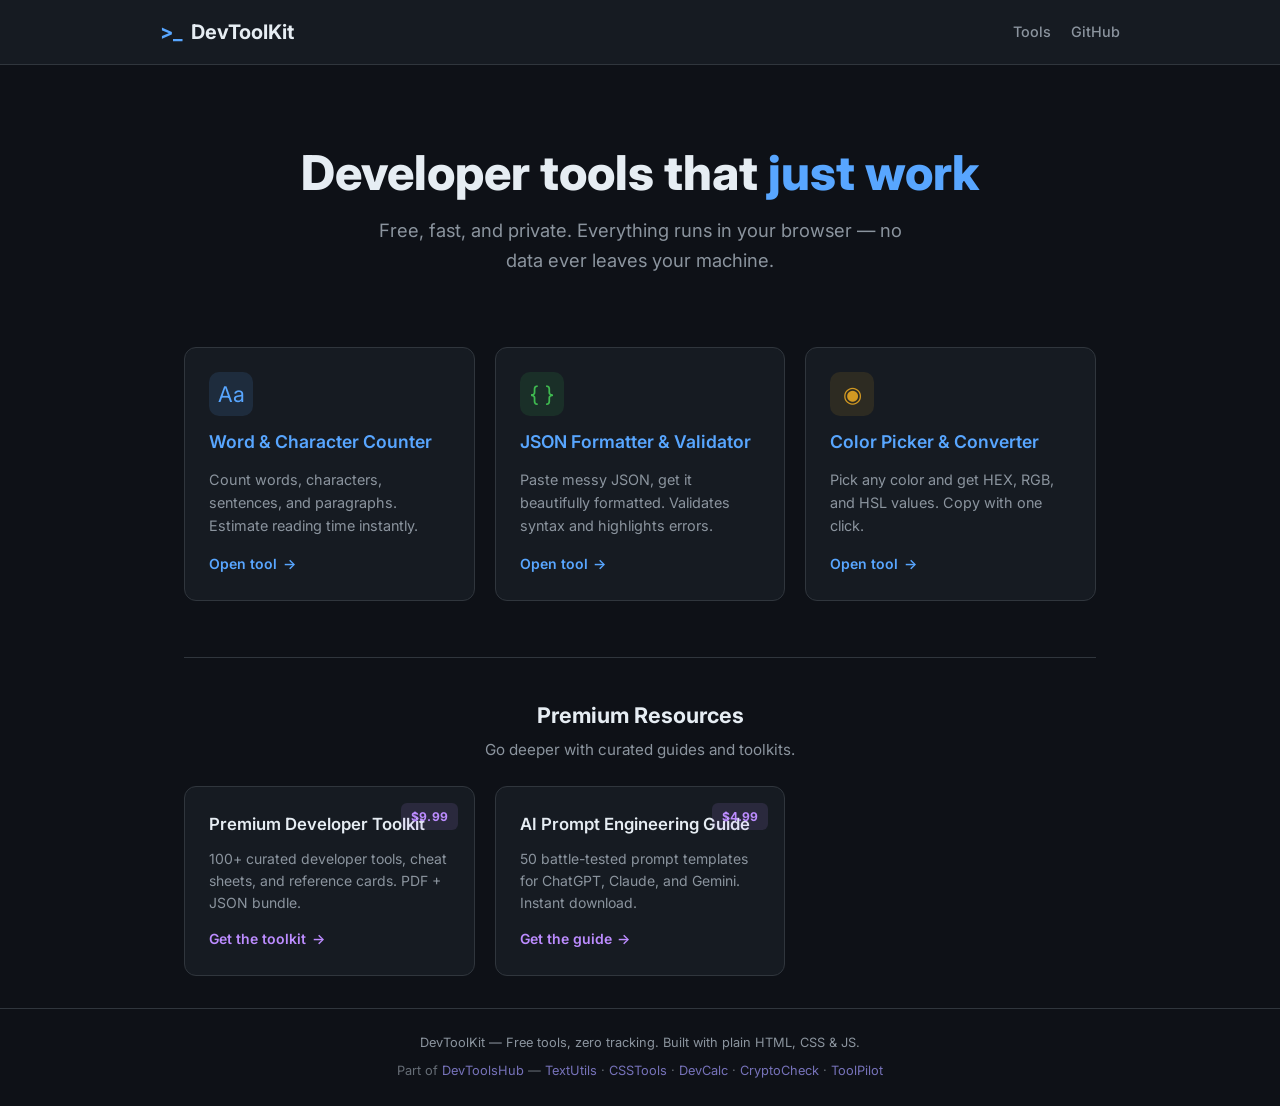
<file: index.html>
<!DOCTYPE html>
<html lang="en">
<head>
  <meta charset="UTF-8">
  <meta name="viewport" content="width=device-width, initial-scale=1.0">
  <title>DevToolKit — Free Online Developer Tools</title>
  <meta property="og:url" content="https://lordbasilaiassistant-sudo.github.io/freetools-online/">
  <meta property="og:image" content="https://lordbasilaiassistant-sudo.github.io/freetools-online/og.png">
  <meta property="og:image:width" content="1200">
  <meta property="og:image:height" content="630">
  <meta property="og:image:alt" content="DevToolKit — Developer tools that just work. Everything runs in your browser.">
  <meta name="twitter:card" content="summary_large_image">
  <link rel="icon" type="image/svg+xml" href="favicon.svg">
  <meta name="description" content="Free, fast, privacy-friendly online tools for developers. Word counter, JSON formatter, color picker, and more. No signup required.">
  <meta name="keywords" content="free online tools, word counter, JSON formatter, color picker, developer tools, text tools">
  <meta property="og:title" content="DevToolKit — Free Online Developer Tools">
  <meta property="og:description" content="Free, fast, privacy-friendly online tools. No signup, no tracking, just tools that work.">
  <meta property="og:type" content="website">
  <link rel="canonical" href="https://lordbasilaiassistant-sudo.github.io/freetools-online/">
  <link rel="preconnect" href="https://fonts.googleapis.com">
  <link rel="preconnect" href="https://fonts.gstatic.com" crossorigin>
  <link href="https://fonts.googleapis.com/css2?family=Inter:wght@400;500;600;700;800&family=JetBrains+Mono:wght@400;600;700&display=swap" rel="stylesheet">
  <link rel="stylesheet" href="style.css">
<!-- b2b-seo -->
<script type="application/ld+json">{"@context":"https://schema.org","@type":"SoftwareApplication","name":"DevToolKit","description":"Free, fast, privacy-friendly online tools for developers. Word counter, JSON formatter, color picker, and more. No signup required.","url":"https://lordbasilaiassistant-sudo.github.io/freetools-online/","applicationCategory":"WebApplication","operatingSystem":"Any (web browser)","isAccessibleForFree":true,"offers":{"@type":"Offer","price":0,"priceCurrency":"USD"},"codeRepository":"https://github.com/lordbasilaiassistant-sudo/freetools-online","author":{"@type":"Organization","name":"Broke to Built","url":"https://broke2builtai.com"}}</script>
<!-- /b2b-seo -->
</head>
<body>
  <header class="site-header">
    <div class="inner">
      <a href="./" class="logo"><span>&gt;_</span> DevToolKit</a>
      <nav class="header-nav">
        <a href="#tools">Tools</a>
        <a href="https://github.com/lordbasilaiassistant-sudo/freetools-online" target="_blank">GitHub</a>
      </nav>
    </div>
  </header>
  <main>
    <section class="hero">
      <h1>Developer tools that <span class="highlight">just work</span></h1>
      <p>Free, fast, and private. Everything runs in your browser — no data ever leaves your machine.</p>
    </section>
    <section id="tools">
      <div class="tools-grid">
        <a href="tools/word-counter.html" class="tool-card">
          <div class="icon icon--blue">Aa</div>
          <h3>Word &amp; Character Counter</h3>
          <p>Count words, characters, sentences, and paragraphs. Estimate reading time instantly.</p>
          <span class="cta">Open tool</span>
        </a>
        <a href="tools/json-formatter.html" class="tool-card">
          <div class="icon icon--green">{ }</div>
          <h3>JSON Formatter &amp; Validator</h3>
          <p>Paste messy JSON, get it beautifully formatted. Validates syntax and highlights errors.</p>
          <span class="cta">Open tool</span>
        </a>
        <a href="tools/color-picker.html" class="tool-card">
          <div class="icon icon--orange">◉</div>
          <h3>Color Picker &amp; Converter</h3>
          <p>Pick any color and get HEX, RGB, and HSL values. Copy with one click.</p>
          <span class="cta">Open tool</span>
        </a>
      </div>
    </section>
    <section class="premium-section">
      <div class="premium-inner">
        <h2>Premium Resources</h2>
        <p class="premium-subtitle">Go deeper with curated guides and toolkits.</p>
        <div class="premium-grid">
          <a href="https://buy.stripe.com/00w4gs4dWdth6P3dB98Vi0J" class="premium-card" target="_blank" rel="noopener">
            <div class="premium-badge">$9.99</div>
            <h3>Premium Developer Toolkit</h3>
            <p>100+ curated developer tools, cheat sheets, and reference cards. PDF + JSON bundle.</p>
            <span class="cta">Get the toolkit</span>
          </a>
          <a href="https://buy.stripe.com/8x214g9yg74TehveFd8Vi0K" class="premium-card" target="_blank" rel="noopener">
            <div class="premium-badge">$4.99</div>
            <h3>AI Prompt Engineering Guide</h3>
            <p>50 battle-tested prompt templates for ChatGPT, Claude, and Gemini. Instant download.</p>
            <span class="cta">Get the guide</span>
          </a>
        </div>
      </div>
    </section>
  </main>
  <footer class="site-footer">
    <p>DevToolKit — Free tools, zero tracking. Built with plain HTML, CSS &amp; JS.</p>
    <p style="margin-top:0.5rem;font-size:0.8rem;opacity:0.7;">Part of <a href="https://lordbasilaiassistant-sudo.github.io/devtools-hub/" style="color:#a29bfe;text-decoration:none;">DevToolsHub</a> &mdash; <a href="https://lordbasilaiassistant-sudo.github.io/textutils-tools/" style="color:#a29bfe;text-decoration:none;">TextUtils</a> &middot; <a href="https://lordbasilaiassistant-sudo.github.io/csstools-dev/" style="color:#a29bfe;text-decoration:none;">CSSTools</a> &middot; <a href="https://lordbasilaiassistant-sudo.github.io/devcalc-tools/" style="color:#a29bfe;text-decoration:none;">DevCalc</a> &middot; <a href="https://lordbasilaiassistant-sudo.github.io/cryptocheck-tools/" style="color:#a29bfe;text-decoration:none;">CryptoCheck</a> &middot; <a href="https://lordbasilaiassistant-sudo.github.io/toolpilot-dev/" style="color:#a29bfe;text-decoration:none;">ToolPilot</a></p>
  </footer>
</body>
</html>
</file>
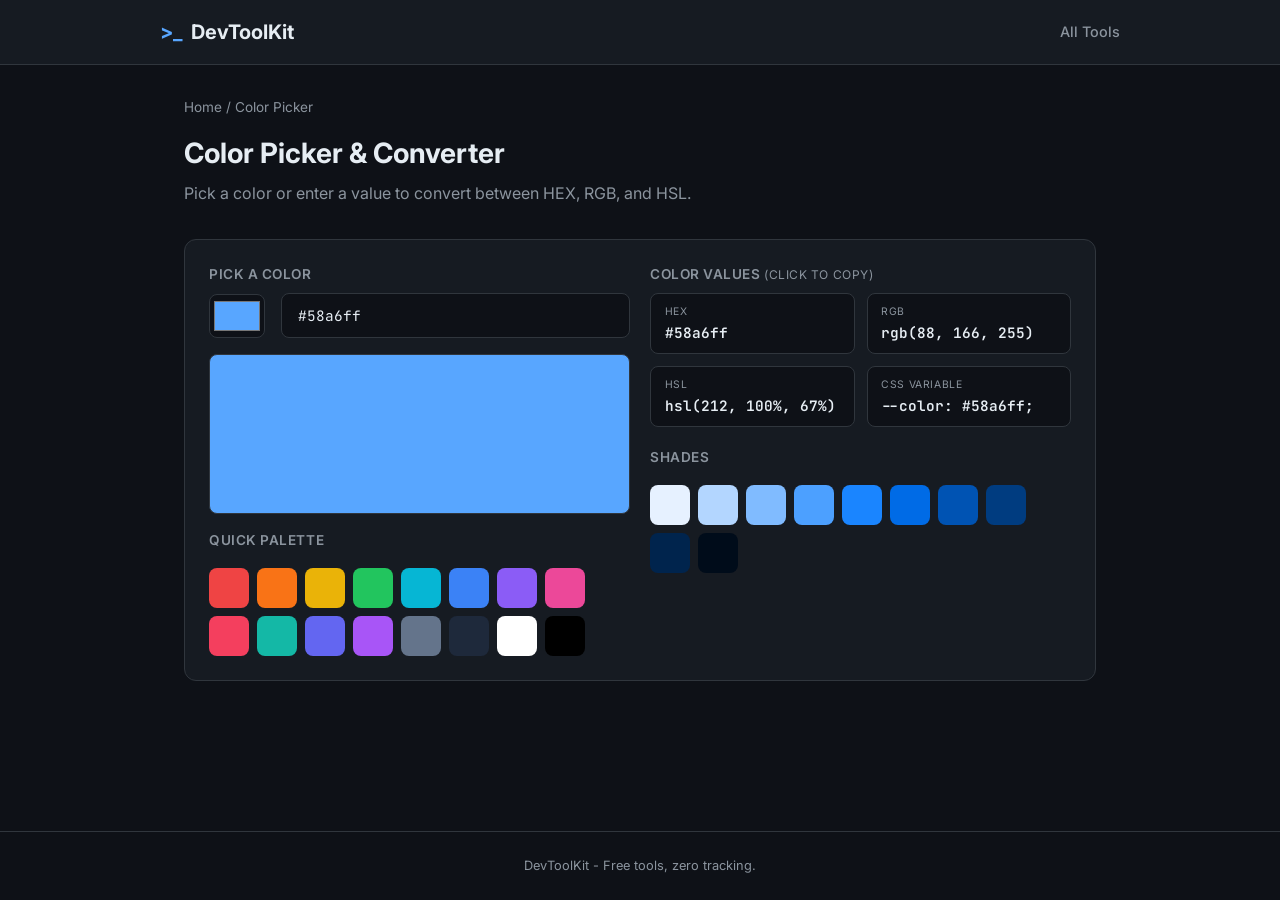
<file: tools/color-picker.html>
<!DOCTYPE html>
<html lang="en">
<head>
  <meta charset="UTF-8">
  <meta name="viewport" content="width=device-width, initial-scale=1.0">
  <title>Color Picker &amp; Converter - DevToolKit</title>
  <meta name="description" content="Free online color picker and converter. Get HEX, RGB, and HSL values for any color. Copy values with one click.">
  <meta name="keywords" content="color picker, hex to rgb, rgb to hsl, color converter, CSS colors, free online tool">
  <link rel="canonical" href="https://lordbasilaiassistant-sudo.github.io/freetools-online/tools/color-picker.html">
  <link rel="preconnect" href="https://fonts.googleapis.com">
  <link rel="preconnect" href="https://fonts.gstatic.com" crossorigin>
  <link href="https://fonts.googleapis.com/css2?family=Inter:wght@400;500;600;700;800&family=JetBrains+Mono:wght@400;600;700&display=swap" rel="stylesheet">
  <link rel="stylesheet" href="../style.css">
</head>
<body>
  <header class="site-header">
    <div class="inner">
      <a href="../" class="logo"><span>&gt;_</span> DevToolKit</a>
      <nav class="header-nav"><a href="../#tools">All Tools</a></nav>
    </div>
  </header>
  <main>
    <div class="tool-page-header">
      <div class="breadcrumb"><a href="../">Home</a> / Color Picker</div>
      <h1>Color Picker &amp; Converter</h1>
      <p>Pick a color or enter a value to convert between HEX, RGB, and HSL.</p>
    </div>
    <div class="tool-container">
      <div class="tool-row">
        <div class="tool-col">
          <label>Pick a Color</label>
          <div class="color-input-row">
            <input type="color" id="colorPicker" value="#58a6ff">
            <input type="text" id="hexInput" value="#58a6ff" placeholder="#58a6ff">
          </div>
          <div class="color-display" id="colorDisplay" style="background:#58a6ff"></div>
          <label style="margin-top:1rem">Quick Palette</label>
          <div class="palette" id="palette"></div>
        </div>
        <div class="tool-col">
          <label>Color Values <span style="font-weight:400;font-size:.75rem;color:var(--text-muted)">(click to copy)</span></label>
          <div class="color-values">
            <div class="color-val" onclick="copyVal('hex')">
              <div class="label">HEX</div>
              <div class="value" id="valHex">#58a6ff</div>
            </div>
            <div class="color-val" onclick="copyVal('rgb')">
              <div class="label">RGB</div>
              <div class="value" id="valRgb">rgb(88, 166, 255)</div>
            </div>
            <div class="color-val" onclick="copyVal('hsl')">
              <div class="label">HSL</div>
              <div class="value" id="valHsl">hsl(212, 100%, 67%)</div>
            </div>
            <div class="color-val" onclick="copyVal('css')">
              <div class="label">CSS Variable</div>
              <div class="value" id="valCss">--color: #58a6ff;</div>
            </div>
          </div>
          <label style="margin-top:1.25rem">Shades</label>
          <div class="palette" id="shades"></div>
        </div>
      </div>
    </div>
  </main>
  <div class="toast" id="toast"></div>
  <footer class="site-footer"><p>DevToolKit - Free tools, zero tracking.</p></footer>
  <script>
    const picker = document.getElementById("colorPicker");
    const hexInput = document.getElementById("hexInput");
    const display = document.getElementById("colorDisplay");
    const paletteColors = [
      "#ef4444","#f97316","#eab308","#22c55e","#06b6d4",
      "#3b82f6","#8b5cf6","#ec4899","#f43f5e","#14b8a6",
      "#6366f1","#a855f7","#64748b","#1e293b","#ffffff","#000000"
    ];
    function initPalette() {
      const el = document.getElementById("palette");
      paletteColors.forEach(c => {
        const s = document.createElement("div");
        s.className = "palette-swatch";
        s.style.background = c;
        s.onclick = () => setColor(c);
        el.appendChild(s);
      });
    }
    function hexToRgb(hex) {
      const r = parseInt(hex.slice(1,3), 16);
      const g = parseInt(hex.slice(3,5), 16);
      const b = parseInt(hex.slice(5,7), 16);
      return {r, g, b};
    }
    function rgbToHsl(r, g, b) {
      r /= 255; g /= 255; b /= 255;
      const max = Math.max(r,g,b), min = Math.min(r,g,b);
      let h, s, l = (max + min) / 2;
      if (max === min) { h = s = 0; }
      else {
        const d = max - min;
        s = l > 0.5 ? d / (2 - max - min) : d / (max + min);
        switch(max) {
          case r: h = ((g - b) / d + (g < b ? 6 : 0)) / 6; break;
          case g: h = ((b - r) / d + 2) / 6; break;
          case b: h = ((r - g) / d + 4) / 6; break;
        }
      }
      return { h: Math.round(h * 360), s: Math.round(s * 100), l: Math.round(l * 100) };
    }
    function generateShades(hex) {
      const {r, g, b} = hexToRgb(hex);
      const {h, s} = rgbToHsl(r, g, b);
      const shadesEl = document.getElementById("shades");
      shadesEl.innerHTML = "";
      for (let l = 95; l >= 5; l -= 10) {
        const sw = document.createElement("div");
        sw.className = "palette-swatch";
        const color = "hsl(" + h + "," + s + "%," + l + "%)";
        sw.style.background = color;
        sw.onclick = () => {
          const canvas = document.createElement("canvas");
          canvas.width = canvas.height = 1;
          const ctx = canvas.getContext("2d");
          ctx.fillStyle = color;
          ctx.fillRect(0,0,1,1);
          const data = ctx.getImageData(0,0,1,1).data;
          const newHex = "#" + [data[0],data[1],data[2]].map(x => x.toString(16).padStart(2,"0")).join("");
          setColor(newHex);
        };
        shadesEl.appendChild(sw);
      }
    }
    function setColor(hex) {
      hex = hex.toLowerCase();
      if (!/^#[0-9a-f]{6}$/.test(hex)) return;
      picker.value = hex;
      hexInput.value = hex;
      display.style.background = hex;
      const {r, g, b} = hexToRgb(hex);
      const {h, s, l} = rgbToHsl(r, g, b);
      document.getElementById("valHex").textContent = hex;
      document.getElementById("valRgb").textContent = "rgb(" + r + ", " + g + ", " + b + ")";
      document.getElementById("valHsl").textContent = "hsl(" + h + ", " + s + "%, " + l + "%)";
      document.getElementById("valCss").textContent = "--color: " + hex + ";";
      generateShades(hex);
    }
    function copyVal(type) {
      const map = {hex:"valHex", rgb:"valRgb", hsl:"valHsl", css:"valCss"};
      const text = document.getElementById(map[type]).textContent;
      navigator.clipboard.writeText(text);
      showToast("Copied: " + text);
    }
    picker.addEventListener("input", e => setColor(e.target.value));
    hexInput.addEventListener("input", e => {
      let v = e.target.value;
      if (v.length === 7 && /^#[0-9a-fA-F]{6}$/.test(v)) setColor(v);
    });
    function showToast(msg) {
      const t = document.getElementById("toast");
      t.textContent = msg;
      t.classList.add("show");
      setTimeout(() => t.classList.remove("show"), 2000);
    }
    initPalette();
    setColor("#58a6ff");
  </script>
</body>
</html>
</file>
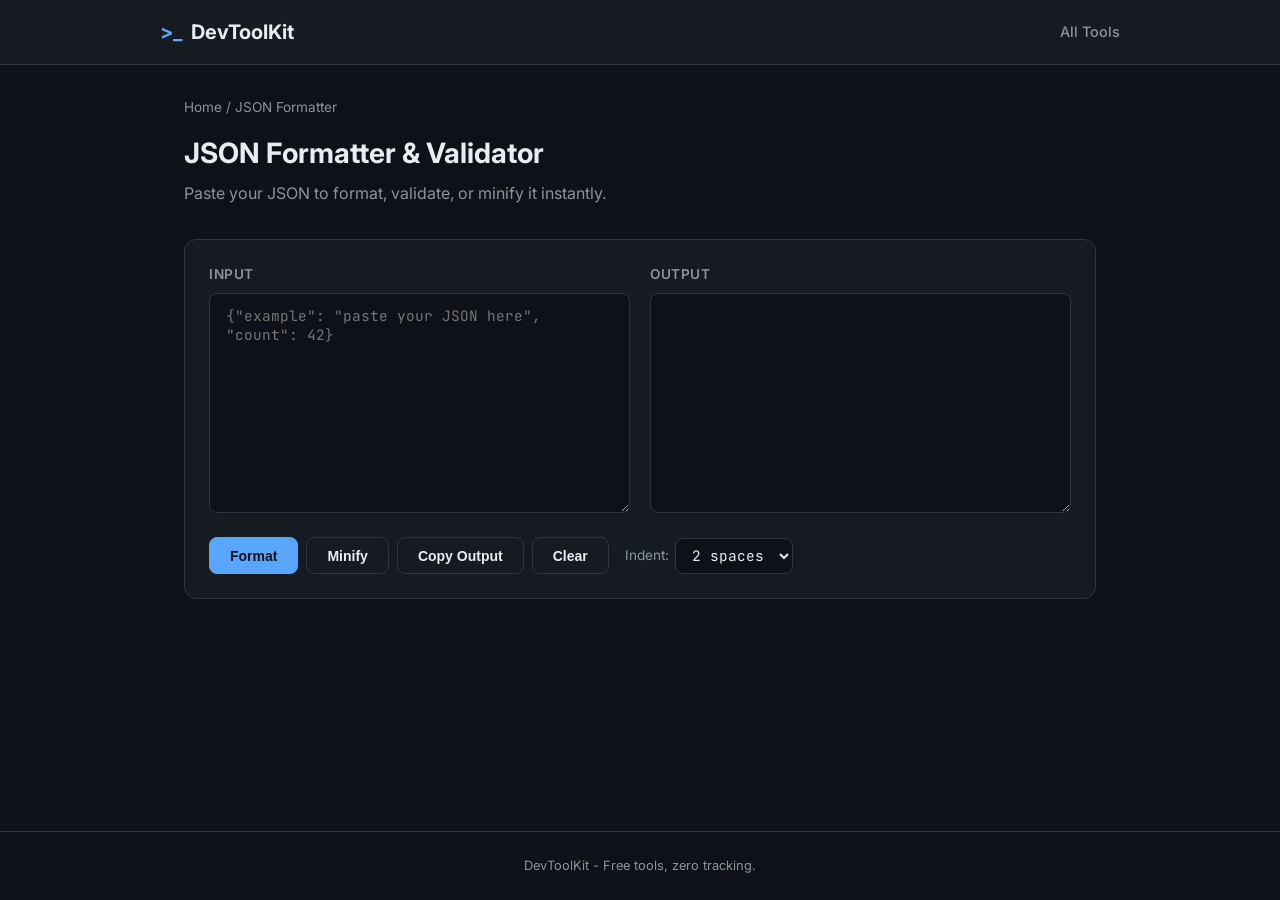
<file: tools/json-formatter.html>
<!DOCTYPE html>
<html lang="en">
<head>
  <meta charset="UTF-8">
  <meta name="viewport" content="width=device-width, initial-scale=1.0">
  <title>JSON Formatter &amp; Validator - DevToolKit</title>
  <meta name="description" content="Free online JSON formatter and validator. Paste messy JSON, get it beautifully formatted with syntax highlighting. Validates and shows errors.">
  <meta name="keywords" content="JSON formatter, JSON validator, JSON beautifier, JSON minifier, pretty print JSON, free online tool">
  <link rel="canonical" href="https://lordbasilaiassistant-sudo.github.io/freetools-online/tools/json-formatter.html">
  <link rel="preconnect" href="https://fonts.googleapis.com">
  <link rel="preconnect" href="https://fonts.gstatic.com" crossorigin>
  <link href="https://fonts.googleapis.com/css2?family=Inter:wght@400;500;600;700;800&family=JetBrains+Mono:wght@400;600;700&display=swap" rel="stylesheet">
  <link rel="stylesheet" href="../style.css">
  <style>
    .json-error { color: #f85149; font-size: .85rem; margin-top: .5rem; font-family: var(--mono); }
    .json-success { color: var(--green); font-size: .85rem; margin-top: .5rem; }
    #jsonOutput { min-height: 220px; white-space: pre-wrap; word-break: break-all; }
    .indent-select { width: auto; display: inline-flex; padding: .4rem .75rem; }
  </style>
</head>
<body>
  <header class="site-header">
    <div class="inner">
      <a href="../" class="logo"><span>&gt;_</span> DevToolKit</a>
      <nav class="header-nav"><a href="../#tools">All Tools</a></nav>
    </div>
  </header>
  <main>
    <div class="tool-page-header">
      <div class="breadcrumb"><a href="../">Home</a> / JSON Formatter</div>
      <h1>JSON Formatter &amp; Validator</h1>
      <p>Paste your JSON to format, validate, or minify it instantly.</p>
    </div>
    <div class="tool-container">
      <div class="tool-row">
        <div class="tool-col">
          <label for="jsonInput">Input</label>
          <textarea id="jsonInput" placeholder='{"example": "paste your JSON here", "count": 42}'></textarea>
        </div>
        <div class="tool-col">
          <label>Output</label>
          <textarea id="jsonOutput" readonly></textarea>
        </div>
      </div>
      <div id="statusMsg"></div>
      <div class="btn-row">
        <button class="btn btn--primary" onclick="formatJSON()">Format</button>
        <button class="btn" onclick="minifyJSON()">Minify</button>
        <button class="btn" onclick="copyOutput()">Copy Output</button>
        <button class="btn" onclick="clearAll()">Clear</button>
        <label style="display:inline-flex;align-items:center;gap:.4rem;font-size:.85rem;color:var(--text-muted);margin-left:.5rem;">
          Indent:
          <select id="indentSize" class="indent-select">
            <option value="2" selected>2 spaces</option>
            <option value="4">4 spaces</option>
            <option value="tab">Tab</option>
          </select>
        </label>
      </div>
    </div>
  </main>
  <div class="toast" id="toast"></div>
  <footer class="site-footer"><p>DevToolKit - Free tools, zero tracking.</p></footer>
  <script>
    function getIndent() {
      const v = document.getElementById("indentSize").value;
      return v === "tab" ? "\t" : parseInt(v);
    }
    function formatJSON() {
      const input = document.getElementById("jsonInput").value.trim();
      const output = document.getElementById("jsonOutput");
      const status = document.getElementById("statusMsg");
      if (!input) { status.innerHTML = ""; output.value = ""; return; }
      try {
        const parsed = JSON.parse(input);
        output.value = JSON.stringify(parsed, null, getIndent());
        const keys = countKeys(parsed);
        status.innerHTML = '<span class="json-success">Valid JSON \u2014 ' + keys + " key" + (keys !== 1 ? "s" : "") + " found</span>";
      } catch (e) {
        output.value = "";
        status.innerHTML = '<span class="json-error">Error: ' + e.message + "</span>";
      }
    }
    function minifyJSON() {
      const input = document.getElementById("jsonInput").value.trim();
      const output = document.getElementById("jsonOutput");
      const status = document.getElementById("statusMsg");
      if (!input) { status.innerHTML = ""; output.value = ""; return; }
      try {
        const parsed = JSON.parse(input);
        output.value = JSON.stringify(parsed);
        status.innerHTML = '<span class="json-success">Minified \u2014 ' + output.value.length + " characters</span>";
      } catch (e) {
        output.value = "";
        status.innerHTML = '<span class="json-error">Error: ' + e.message + "</span>";
      }
    }
    function countKeys(obj) {
      if (typeof obj !== "object" || obj === null) return 0;
      if (Array.isArray(obj)) return obj.reduce((sum, item) => sum + countKeys(item), 0);
      return Object.keys(obj).length + Object.values(obj).reduce((sum, val) => sum + countKeys(val), 0);
    }
    function copyOutput() {
      const text = document.getElementById("jsonOutput").value;
      if (text) { navigator.clipboard.writeText(text); showToast("Copied to clipboard!"); }
    }
    function clearAll() {
      document.getElementById("jsonInput").value = "";
      document.getElementById("jsonOutput").value = "";
      document.getElementById("statusMsg").innerHTML = "";
    }
    function showToast(msg) {
      const t = document.getElementById("toast");
      t.textContent = msg;
      t.classList.add("show");
      setTimeout(() => t.classList.remove("show"), 2000);
    }
    document.getElementById("jsonInput").addEventListener("paste", () => { setTimeout(formatJSON, 50); });
  </script>
</body>
</html>
</file>
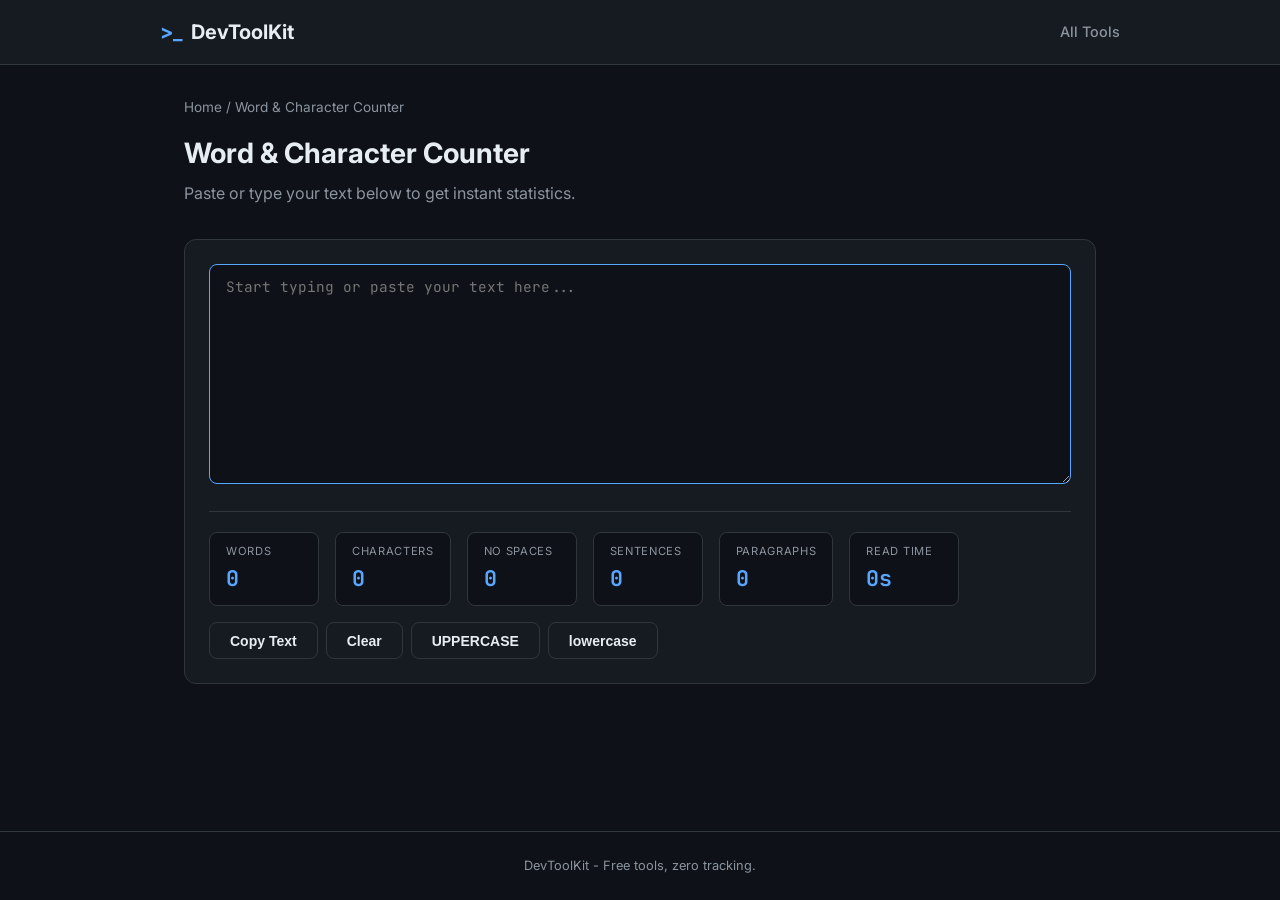
<file: tools/word-counter.html>
<!DOCTYPE html>
<html lang="en">
<head>
  <meta charset="UTF-8">
  <meta name="viewport" content="width=device-width, initial-scale=1.0">
  <title>Word &amp; Character Counter - DevToolKit</title>
  <meta name="description" content="Free online word counter. Count words, characters, sentences, paragraphs, and estimate reading time. No signup required.">
  <meta name="keywords" content="word counter, character counter, sentence counter, reading time, text analysis, free online tool">
  <link rel="canonical" href="https://lordbasilaiassistant-sudo.github.io/freetools-online/tools/word-counter.html">
  <link rel="preconnect" href="https://fonts.googleapis.com">
  <link rel="preconnect" href="https://fonts.gstatic.com" crossorigin>
  <link href="https://fonts.googleapis.com/css2?family=Inter:wght@400;500;600;700;800&family=JetBrains+Mono:wght@400;600;700&display=swap" rel="stylesheet">
  <link rel="stylesheet" href="../style.css">
</head>
<body>
  <header class="site-header">
    <div class="inner">
      <a href="../" class="logo"><span>&gt;_</span> DevToolKit</a>
      <nav class="header-nav"><a href="../#tools">All Tools</a></nav>
    </div>
  </header>
  <main>
    <div class="tool-page-header">
      <div class="breadcrumb"><a href="../">Home</a> / Word &amp; Character Counter</div>
      <h1>Word &amp; Character Counter</h1>
      <p>Paste or type your text below to get instant statistics.</p>
    </div>
    <div class="tool-container">
      <textarea id="textInput" placeholder="Start typing or paste your text here..." autofocus></textarea>
      <div class="stats-bar">
        <div class="stat"><span class="label">Words</span><span class="value" id="wordCount">0</span></div>
        <div class="stat"><span class="label">Characters</span><span class="value" id="charCount">0</span></div>
        <div class="stat"><span class="label">No Spaces</span><span class="value" id="charNoSpace">0</span></div>
        <div class="stat"><span class="label">Sentences</span><span class="value" id="sentenceCount">0</span></div>
        <div class="stat"><span class="label">Paragraphs</span><span class="value" id="paraCount">0</span></div>
        <div class="stat"><span class="label">Read Time</span><span class="value" id="readTime">0s</span></div>
      </div>
      <div class="btn-row">
        <button class="btn" onclick="copyText()">Copy Text</button>
        <button class="btn" onclick="clearText()">Clear</button>
        <button class="btn" onclick="toUpper()">UPPERCASE</button>
        <button class="btn" onclick="toLower()">lowercase</button>
      </div>
    </div>
  </main>
  <div class="toast" id="toast"></div>
  <footer class="site-footer"><p>DevToolKit - Free tools, zero tracking.</p></footer>
  <script>
    const input = document.getElementById("textInput");
    function updateStats() {
      const text = input.value;
      const trimmed = text.trim();
      const words = trimmed === "" ? 0 : trimmed.split(/\s+/).length;
      const chars = text.length;
      const charsNoSpace = text.replace(/\s/g, "").length;
      const sentences = trimmed === "" ? 0 : trimmed.split(/[.!?]+\s*/g).filter(s => s.length > 0).length;
      const paragraphs = trimmed === "" ? 0 : trimmed.split(/
\s*
/).filter(p => p.trim().length > 0).length;
      const minutes = Math.floor(words / 200);
      const seconds = Math.round((words % 200) / 200 * 60);
      const readTime = minutes > 0 ? minutes + "m " + seconds + "s" : seconds + "s";
      document.getElementById("wordCount").textContent = words;
      document.getElementById("charCount").textContent = chars;
      document.getElementById("charNoSpace").textContent = charsNoSpace;
      document.getElementById("sentenceCount").textContent = sentences;
      document.getElementById("paraCount").textContent = paragraphs;
      document.getElementById("readTime").textContent = readTime;
    }
    input.addEventListener("input", updateStats);
    function copyText() { navigator.clipboard.writeText(input.value); showToast("Copied!"); }
    function clearText() { input.value = ""; updateStats(); }
    function toUpper() { input.value = input.value.toUpperCase(); updateStats(); }
    function toLower() { input.value = input.value.toLowerCase(); updateStats(); }
    function showToast(msg) {
      const t = document.getElementById("toast");
      t.textContent = msg;
      t.classList.add("show");
      setTimeout(() => t.classList.remove("show"), 2000);
    }
  </script>
</body>
</html>
</file>
<file: style.css>
/* ===== Reset & Base ===== */
*, *::before, *::after { box-sizing: border-box; margin: 0; padding: 0; }

:root {
  --bg: #0e1117;
  --surface: #161b22;
  --surface-hover: #1c2129;
  --border: #30363d;
  --text: #e6edf3;
  --text-muted: #8b949e;
  --accent: #58a6ff;
  --accent-hover: #79b8ff;
  --green: #3fb950;
  --orange: #d29922;
  --purple: #bc8cff;
  --radius: 12px;
  --max-w: 960px;
  --font: "Inter", -apple-system, BlinkMacSystemFont, "Segoe UI", sans-serif;
  --mono: "JetBrains Mono", "Fira Code", "Consolas", monospace;
}

html { scroll-behavior: smooth; }

body {
  font-family: var(--font);
  background: var(--bg);
  color: var(--text);
  line-height: 1.6;
  min-height: 100vh;
  display: flex;
  flex-direction: column;
}

a { color: var(--accent); text-decoration: none; transition: color .2s; }
a:hover { color: var(--accent-hover); }

.site-header {
  border-bottom: 1px solid var(--border);
  padding: 1rem 1.5rem;
  background: var(--surface);
  position: sticky;
  top: 0;
  z-index: 100;
  backdrop-filter: blur(12px);
}
.site-header .inner {
  max-width: var(--max-w);
  margin: 0 auto;
  display: flex;
  align-items: center;
  justify-content: space-between;
  gap: 1rem;
}
.logo {
  font-size: 1.25rem;
  font-weight: 700;
  color: var(--text);
  display: flex;
  align-items: center;
  gap: .5rem;
}
.logo span { color: var(--accent); }
.header-nav { display: flex; gap: 1.25rem; }
.header-nav a { color: var(--text-muted); font-size: .9rem; font-weight: 500; }
.header-nav a:hover { color: var(--text); }

main {
  max-width: var(--max-w);
  margin: 0 auto;
  padding: 2rem 1.5rem;
  width: 100%;
  flex: 1;
}

.hero { text-align: center; padding: 3rem 0 2rem; }
.hero h1 { font-size: clamp(2rem, 5vw, 3rem); font-weight: 800; line-height: 1.15; margin-bottom: 1rem; }
.hero h1 .highlight { color: var(--accent); }
.hero p { color: var(--text-muted); font-size: 1.15rem; max-width: 540px; margin: 0 auto; }

.tools-grid {
  display: grid;
  grid-template-columns: repeat(auto-fill, minmax(280px, 1fr));
  gap: 1.25rem;
  margin-top: 2.5rem;
}
.tool-card {
  background: var(--surface);
  border: 1px solid var(--border);
  border-radius: var(--radius);
  padding: 1.5rem;
  transition: transform .2s, border-color .2s, box-shadow .2s;
  display: flex;
  flex-direction: column;
  gap: .75rem;
}
.tool-card:hover {
  transform: translateY(-3px);
  border-color: var(--accent);
  box-shadow: 0 8px 24px rgba(88,166,255,.08);
}
.tool-card .icon {
  width: 44px; height: 44px; border-radius: 10px;
  display: grid; place-items: center; font-size: 1.35rem; flex-shrink: 0;
}
.tool-card h3 { font-size: 1.1rem; font-weight: 600; }
.tool-card p { color: var(--text-muted); font-size: .9rem; flex: 1; }
.tool-card .cta {
  display: inline-flex; align-items: center; gap: .35rem;
  font-size: .875rem; font-weight: 600; color: var(--accent); margin-top: .25rem;
}
.tool-card .cta::after { content: "\2192"; transition: transform .2s; }
.tool-card:hover .cta::after { transform: translateX(4px); }

.icon--blue   { background: rgba(88,166,255,.12); color: var(--accent); }
.icon--green  { background: rgba(63,185,80,.12);  color: var(--green); }
.icon--orange { background: rgba(210,153,34,.12);  color: var(--orange); }
.icon--purple { background: rgba(188,140,255,.12); color: var(--purple); }

.tool-page-header { margin-bottom: 2rem; }
.breadcrumb { font-size: .85rem; color: var(--text-muted); margin-bottom: .75rem; }
.breadcrumb a { color: var(--text-muted); }
.breadcrumb a:hover { color: var(--accent); }
.tool-page-header h1 { font-size: 1.75rem; font-weight: 700; }
.tool-page-header p { color: var(--text-muted); margin-top: .35rem; }

.tool-container {
  background: var(--surface);
  border: 1px solid var(--border);
  border-radius: var(--radius);
  padding: 1.5rem;
}
.tool-row { display: grid; grid-template-columns: 1fr 1fr; gap: 1.25rem; }
@media (max-width: 640px) { .tool-row { grid-template-columns: 1fr; } }
.tool-col label {
  display: block; font-size: .85rem; font-weight: 600;
  color: var(--text-muted); margin-bottom: .5rem;
  text-transform: uppercase; letter-spacing: .04em;
}

textarea, input[type="text"], input[type="color"], select {
  width: 100%; background: var(--bg); border: 1px solid var(--border);
  border-radius: 8px; color: var(--text); padding: .75rem 1rem;
  font-family: var(--mono); font-size: .9rem; resize: vertical; transition: border-color .2s;
}
textarea:focus, input:focus, select:focus { outline: none; border-color: var(--accent); }
textarea { min-height: 220px; }

.stats-bar {
  display: flex; flex-wrap: wrap; gap: 1rem; margin-top: 1.25rem;
  padding-top: 1.25rem; border-top: 1px solid var(--border);
}
.stat {
  background: var(--bg); border: 1px solid var(--border); border-radius: 8px;
  padding: .6rem 1rem; display: flex; flex-direction: column; min-width: 110px;
}
.stat .label { font-size: .7rem; text-transform: uppercase; letter-spacing: .06em; color: var(--text-muted); }
.stat .value { font-size: 1.35rem; font-weight: 700; font-family: var(--mono); color: var(--accent); }

.btn {
  display: inline-flex; align-items: center; gap: .4rem;
  padding: .6rem 1.25rem; border-radius: 8px; border: 1px solid var(--border);
  background: var(--surface); color: var(--text); font-size: .875rem;
  font-weight: 600; cursor: pointer; transition: all .2s;
}
.btn:hover { background: var(--surface-hover); border-color: var(--accent); color: var(--accent); }
.btn--primary { background: var(--accent); color: var(--bg); border-color: var(--accent); }
.btn--primary:hover { background: var(--accent-hover); border-color: var(--accent-hover); color: var(--bg); }
.btn-row { display: flex; flex-wrap: wrap; gap: .5rem; margin-top: 1rem; }

.color-display {
  width: 100%; height: 160px; border-radius: 8px;
  border: 1px solid var(--border); margin-bottom: 1rem; transition: background .15s;
}
.color-values { display: grid; grid-template-columns: 1fr 1fr; gap: .75rem; }
.color-val {
  background: var(--bg); border: 1px solid var(--border); border-radius: 8px;
  padding: .6rem .85rem; cursor: pointer; transition: border-color .2s;
}
.color-val:hover { border-color: var(--accent); }
.color-val .label { font-size: .65rem; text-transform: uppercase; letter-spacing: .06em; color: var(--text-muted); }
.color-val .value { font-family: var(--mono); font-size: .9rem; font-weight: 600; }
.color-input-row { display: flex; align-items: center; gap: 1rem; margin-bottom: 1rem; }
.color-input-row input[type="color"] { width: 56px; height: 44px; padding: 2px; cursor: pointer; border-radius: 8px; }
.color-input-row input[type="text"] { flex: 1; }

.palette { display: flex; gap: .5rem; flex-wrap: wrap; margin-top: 1rem; }
.palette-swatch {
  width: 40px; height: 40px; border-radius: 8px; border: 2px solid transparent;
  cursor: pointer; transition: transform .15s, border-color .15s;
}
.palette-swatch:hover { transform: scale(1.15); border-color: var(--text); }

.toast {
  position: fixed; bottom: 2rem; left: 50%;
  transform: translateX(-50%) translateY(100px);
  background: var(--green); color: var(--bg); padding: .6rem 1.25rem;
  border-radius: 8px; font-size: .875rem; font-weight: 600;
  opacity: 0; transition: all .3s; z-index: 1000; pointer-events: none;
}
.toast.show { opacity: 1; transform: translateX(-50%) translateY(0); }

/* ===== Premium Section ===== */
.premium-section {
  margin-top: 3.5rem;
  padding-top: 2.5rem;
  border-top: 1px solid var(--border);
}
.premium-inner { text-align: center; }
.premium-inner h2 {
  font-size: 1.35rem; font-weight: 700; margin-bottom: .35rem;
  color: var(--text);
}
.premium-subtitle {
  color: var(--text-muted); font-size: .95rem; margin-bottom: 1.5rem;
}
.premium-grid {
  display: grid;
  grid-template-columns: repeat(auto-fill, minmax(280px, 1fr));
  gap: 1.25rem;
}
.premium-card {
  background: var(--surface);
  border: 1px solid var(--border);
  border-radius: var(--radius);
  padding: 1.5rem;
  text-align: left;
  position: relative;
  transition: transform .2s, border-color .2s, box-shadow .2s;
  display: flex;
  flex-direction: column;
  gap: .6rem;
}
.premium-card:hover {
  transform: translateY(-3px);
  border-color: var(--purple);
  box-shadow: 0 8px 24px rgba(188,140,255,.1);
}
.premium-card h3 { font-size: 1.05rem; font-weight: 600; color: var(--text); }
.premium-card p { color: var(--text-muted); font-size: .875rem; flex: 1; }
.premium-card .cta {
  display: inline-flex; align-items: center; gap: .35rem;
  font-size: .875rem; font-weight: 600; color: var(--purple); margin-top: .25rem;
}
.premium-card .cta::after { content: "\2192"; transition: transform .2s; }
.premium-card:hover .cta::after { transform: translateX(4px); }
.premium-badge {
  position: absolute; top: 1rem; right: 1rem;
  background: rgba(188,140,255,.12); color: var(--purple);
  font-size: .75rem; font-weight: 700; padding: .25rem .6rem;
  border-radius: 6px; letter-spacing: .02em;
}

.site-footer {
  border-top: 1px solid var(--border); padding: 1.5rem;
  text-align: center; color: var(--text-muted); font-size: .8rem; margin-top: auto;
}

@media (max-width: 480px) {
  .hero { padding: 2rem 0 1.5rem; }
  .tools-grid { grid-template-columns: 1fr; }
  main { padding: 1.25rem 1rem; }
  .stats-bar { gap: .5rem; }
  .stat { min-width: 90px; padding: .5rem .75rem; }
  .color-values { grid-template-columns: 1fr; }
}
</file>
